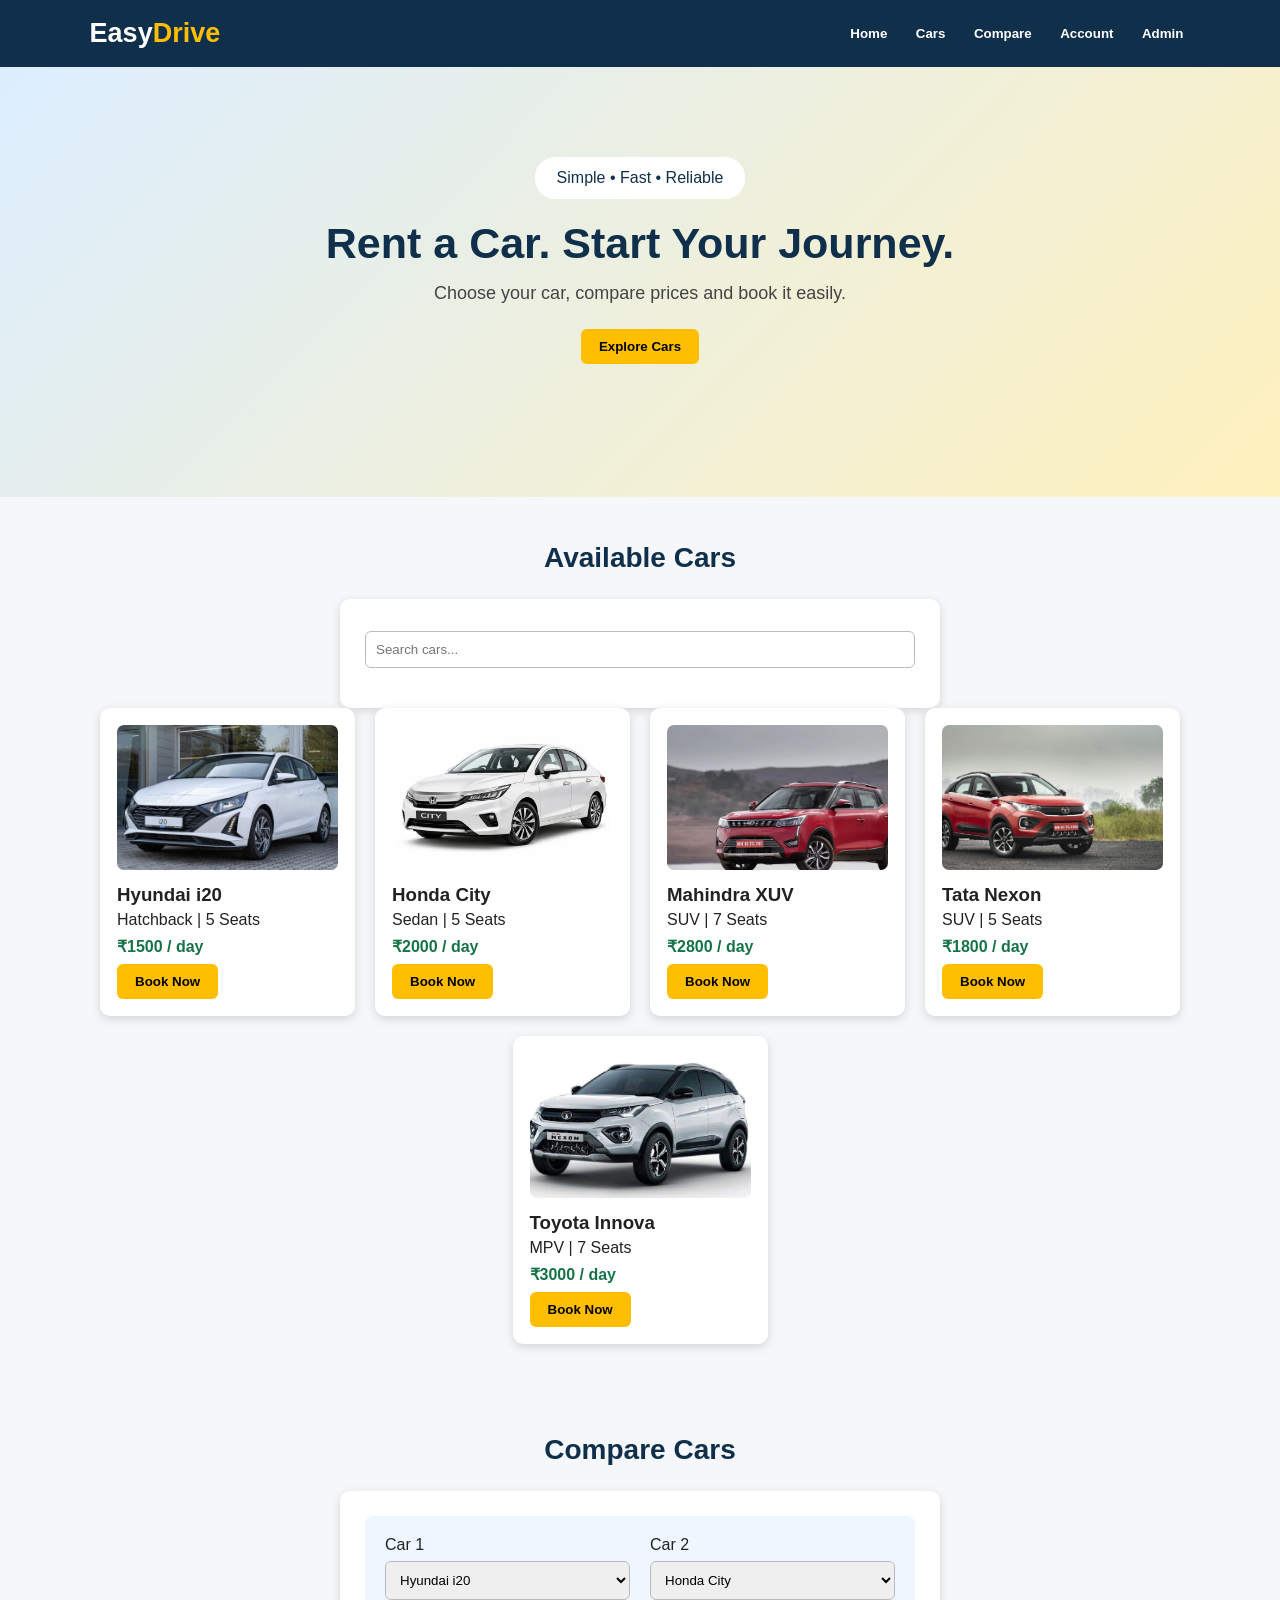
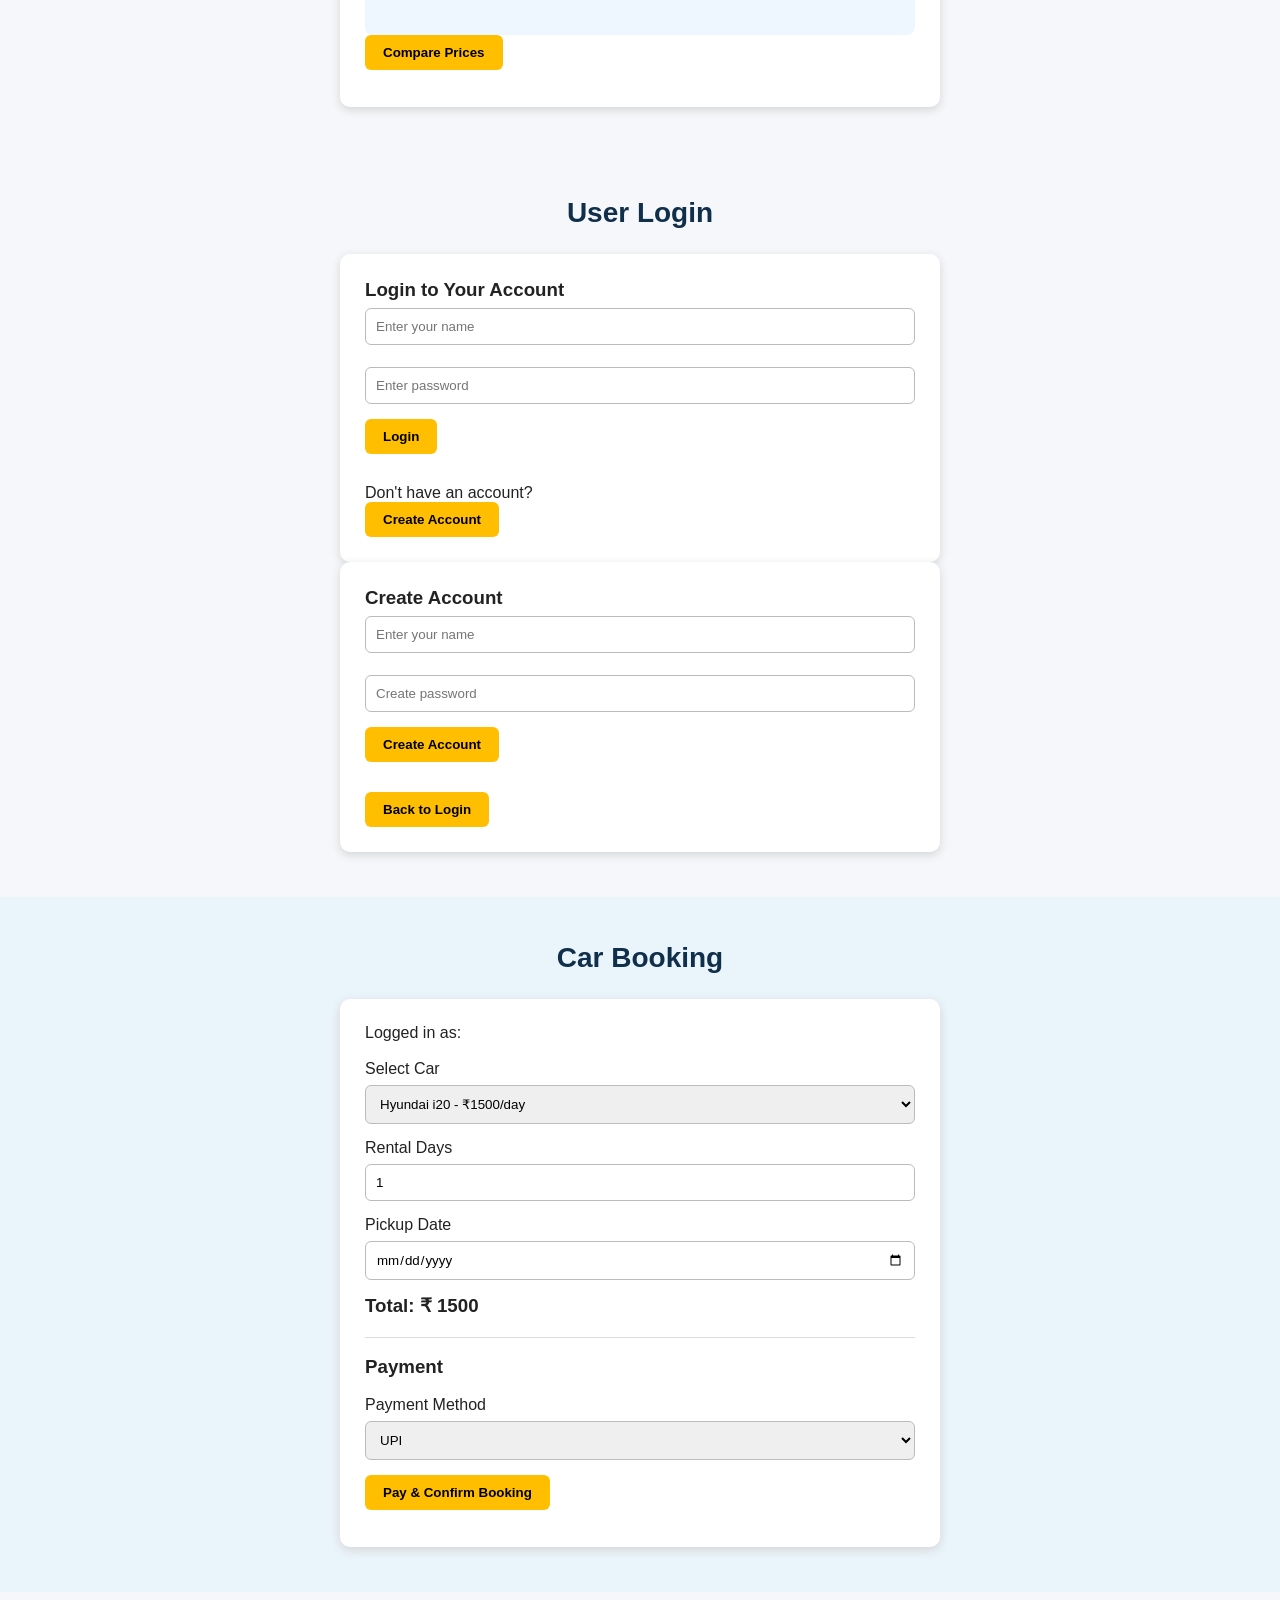
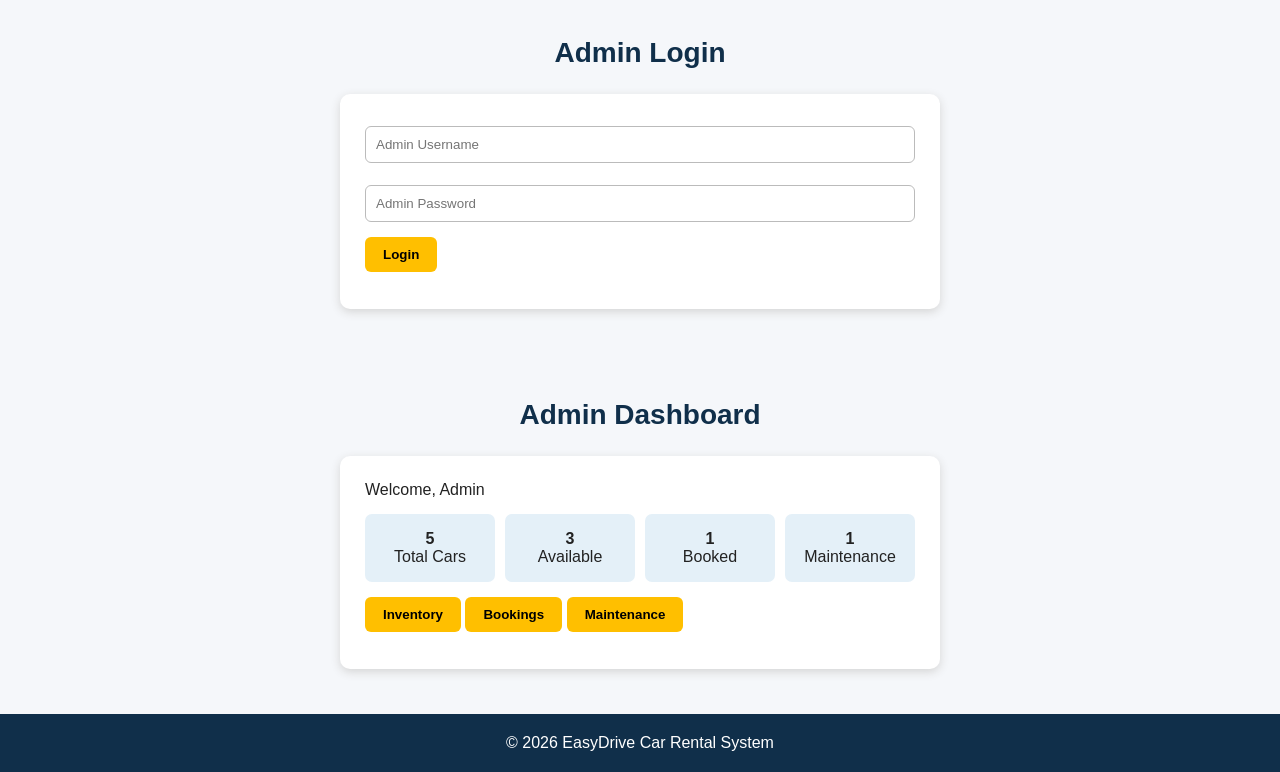
<file: index.html>
<!DOCTYPE html>
<html>

<head>

    <meta charset="UTF-8">

    <meta name="viewport"
          content="width=device-width, initial-scale=1.0">

    <title>EasyDrive Car Rental</title>

    <link rel="stylesheet" href="style.css">

</head>

<body>

    <!-- Header -->

    <header>

        <div class="logo">
            Easy<span>Drive</span>
        </div>

        <nav>

            <button onclick="show('home')">
                Home
            </button>

            <button onclick="show('cars')">
                Cars
            </button>

            <button onclick="show('compare')">
                Compare
            </button>

            <button onclick="show('account')">
                Account
            </button>

            <button onclick="show('admin')">
                Admin
            </button>

        </nav>

    </header>


    <!-- Home Section -->

    <section id="home" class="hero">

        <div class="hero-box">
            Simple • Fast • Reliable
        </div>

        <h1>
            Rent a Car. Start Your Journey.
        </h1>

        <p>
            Choose your car, compare prices
            and book it easily.
        </p>

        <button onclick="show('cars')">
            Explore Cars
        </button>

    </section>


    <!-- Cars Section -->

    <section id="cars">

        <h2 class="title">
            Available Cars
        </h2>

        <div class="box">

            <input
                id="search"
                type="text"
                placeholder="Search cars..."
                oninput="searchCars()"
            >

        </div>


        <div class="cars">


            <!-- Car 1 -->

            <div class="car">

                <img
                    src="rent1.jpg"
                    alt="Hyundai i20"
                >

                <h3>
                    Hyundai i20
                </h3>

                <p>
                    Hatchback | 5 Seats
                </p>

                <p class="price">
                    ₹1500 / day
                </p>

                <button onclick="selectCar(1500)">
                    Book Now
                </button>

            </div>


            <!-- Car 2 -->

            <div class="car">

                <img
                    src="rent2.jpg"
                    alt="Honda City"
                >

                <h3>
                    Honda City
                </h3>

                <p>
                    Sedan | 5 Seats
                </p>

                <p class="price">
                    ₹2000 / day
                </p>

                <button onclick="selectCar(2000)">
                    Book Now
                </button>

            </div>


            <!-- Car 3 -->

            <div class="car">

                <img
                    src="rent3.jpg"
                    alt="Mahindra XUV"
                >

                <h3>
                    Mahindra XUV
                </h3>

                <p>
                    SUV | 7 Seats
                </p>

                <p class="price">
                    ₹2800 / day
                </p>

                <button onclick="selectCar(2800)">
                    Book Now
                </button>

            </div>


            <!-- Car 4 -->

            <div class="car">

                <img
                    src="rent4.jpg"
                    alt="Tata Nexon"
                >

                <h3>
                    Tata Nexon
                </h3>

                <p>
                    SUV | 5 Seats
                </p>

                <p class="price">
                    ₹1800 / day
                </p>

                <button onclick="selectCar(1800)">
                    Book Now
                </button>

            </div>


            <!-- Car 5 -->

            <div class="car">

                <img
                    src="rent5.jpg"
                    alt="Toyota Innova"
                >

                <h3>
                    Toyota Innova
                </h3>

                <p>
                    MPV | 7 Seats
                </p>

                <p class="price">
                    ₹3000 / day
                </p>

                <button onclick="selectCar(3000)">
                    Book Now
                </button>

            </div>

        </div>

    </section>


    <!-- Compare Section -->

    <section id="compare">

        <h2 class="title">
            Compare Cars
        </h2>

        <div class="box">

            <div class="compare">

                <div>

                    <label>
                        Car 1
                    </label>

                    <select id="car1">

                        <option value="1500">
                            Hyundai i20
                        </option>

                        <option value="2000">
                            Honda City
                        </option>

                        <option value="2800">
                            Mahindra XUV
                        </option>

                        <option value="1800">
                            Tata Nexon
                        </option>

                        <option value="3000">
                            Toyota Innova
                        </option>

                    </select>

                </div>


                <div>

                    <label>
                        Car 2
                    </label>

                    <select id="car2">

                        <option value="2000">
                            Honda City
                        </option>

                        <option value="1500">
                            Hyundai i20
                        </option>

                        <option value="2800">
                            Mahindra XUV
                        </option>

                        <option value="1800">
                            Tata Nexon
                        </option>

                        <option value="3000">
                            Toyota Innova
                        </option>

                    </select>

                </div>

            </div>


            <button onclick="compare()">
                Compare Prices
            </button>

            <p id="compareMsg" class="msg"></p>

        </div>

    </section>


    <!-- Login Section -->

    <section id="account">

        <h2 class="title">
            User Login
        </h2>

        <div class="box" id="loginBox">

            <h3>
                Login to Your Account
            </h3>

            <input
                id="loginUser"
                type="text"
                placeholder="Enter your name"
            >

            <input
                id="loginPass"
                type="password"
                placeholder="Enter password"
            >

            <button onclick="login()">
                Login
            </button>

            <p id="userMsg" class="msg"></p>

            <br>

            <p>
                Don't have an account?
            </p>

            <button onclick="showCreate()">
                Create Account
            </button>

        </div>


        <!-- Create Account -->

        <div
            class="box"
            id="createBox"
        >

            <h3>
                Create Account
            </h3>

            <input
                id="newUser"
                type="text"
                placeholder="Enter your name"
            >

            <input
                id="newPass"
                type="password"
                placeholder="Create password"
            >

            <button onclick="createUser()">
                Create Account
            </button>

            <p id="createMsg" class="msg"></p>

            <br>

            <button onclick="showLogin()">
                Back to Login
            </button>

        </div>

    </section>


    <!-- Booking Section -->

    <section id="booking" class="booking">

        <h2 class="title">
            Car Booking
        </h2>

        <div class="box">

            <p>
                Logged in as:
                <b id="user"></b>
            </p>

            <br>


            <label>
                Select Car
            </label>

            <select
                id="carSelect"
                onchange="calculateTotal()"
            >

                <option value="1500">
                    Hyundai i20 - ₹1500/day
                </option>

                <option value="2000">
                    Honda City - ₹2000/day
                </option>

                <option value="2800">
                    Mahindra XUV - ₹2800/day
                </option>

                <option value="1800">
                    Tata Nexon - ₹1800/day
                </option>

                <option value="3000">
                    Toyota Innova - ₹3000/day
                </option>

            </select>


            <label>
                Rental Days
            </label>

            <input
                id="days"
                type="number"
                value="1"
                min="1"
                oninput="calculateTotal()"
            >


            <label>
                Pickup Date
            </label>

            <input
                id="date"
                type="date"
            >


            <h3>
                Total: ₹
                <span id="amount">
                    1500
                </span>
            </h3>


            <!-- Payment -->

            <div class="payment">

                <h3>
                    Payment
                </h3>

                <br>

                <label>
                    Payment Method
                </label>

                <select id="paymentMethod">

                    <option>
                        UPI
                    </option>

                    <option>
                        Credit / Debit Card
                    </option>

                    <option>
                        Cash on Pickup
                    </option>

                </select>

                <br>

                <button onclick="book()">
                    Pay & Confirm Booking
                </button>

                <p id="bookMsg" class="msg"></p>

            </div>

        </div>

    </section>


    <!-- Admin Login -->

    <section id="admin">

        <h2 class="title">
            Admin Login
        </h2>

        <div class="box">

            <input
                id="adminUser"
                type="text"
                placeholder="Admin Username"
            >

            <input
                id="adminPass"
                type="password"
                placeholder="Admin Password"
            >

            <button onclick="adminLogin()">
                Login
            </button>

            <p id="adminMsg" class="msg"></p>

        </div>

    </section>


    <!-- Admin Dashboard -->

    <section id="dashboard">

        <h2 class="title">
            Admin Dashboard
        </h2>

        <div class="box">

            <p>
                Welcome, Admin
            </p>


            <div class="stats">

                <div class="stat">
                    <b>5</b>
                    <br>
                    Total Cars
                </div>

                <div class="stat">
                    <b>3</b>
                    <br>
                    Available
                </div>

                <div class="stat">
                    <b>1</b>
                    <br>
                    Booked
                </div>

                <div class="stat">
                    <b>1</b>
                    <br>
                    Maintenance
                </div>

            </div>


            <button onclick="inventory()">
                Inventory
            </button>

            <button onclick="bookingInfo()">
                Bookings
            </button>

            <button onclick="maintenance()">
                Maintenance
            </button>


            <p
                id="adminResult"
                class="msg"
            ></p>

        </div>

    </section>


    <!-- Footer -->

    <footer>

        © 2026 EasyDrive Car Rental System

    </footer>


    <script src="script.js"></script>

</body>

</html>
</file>
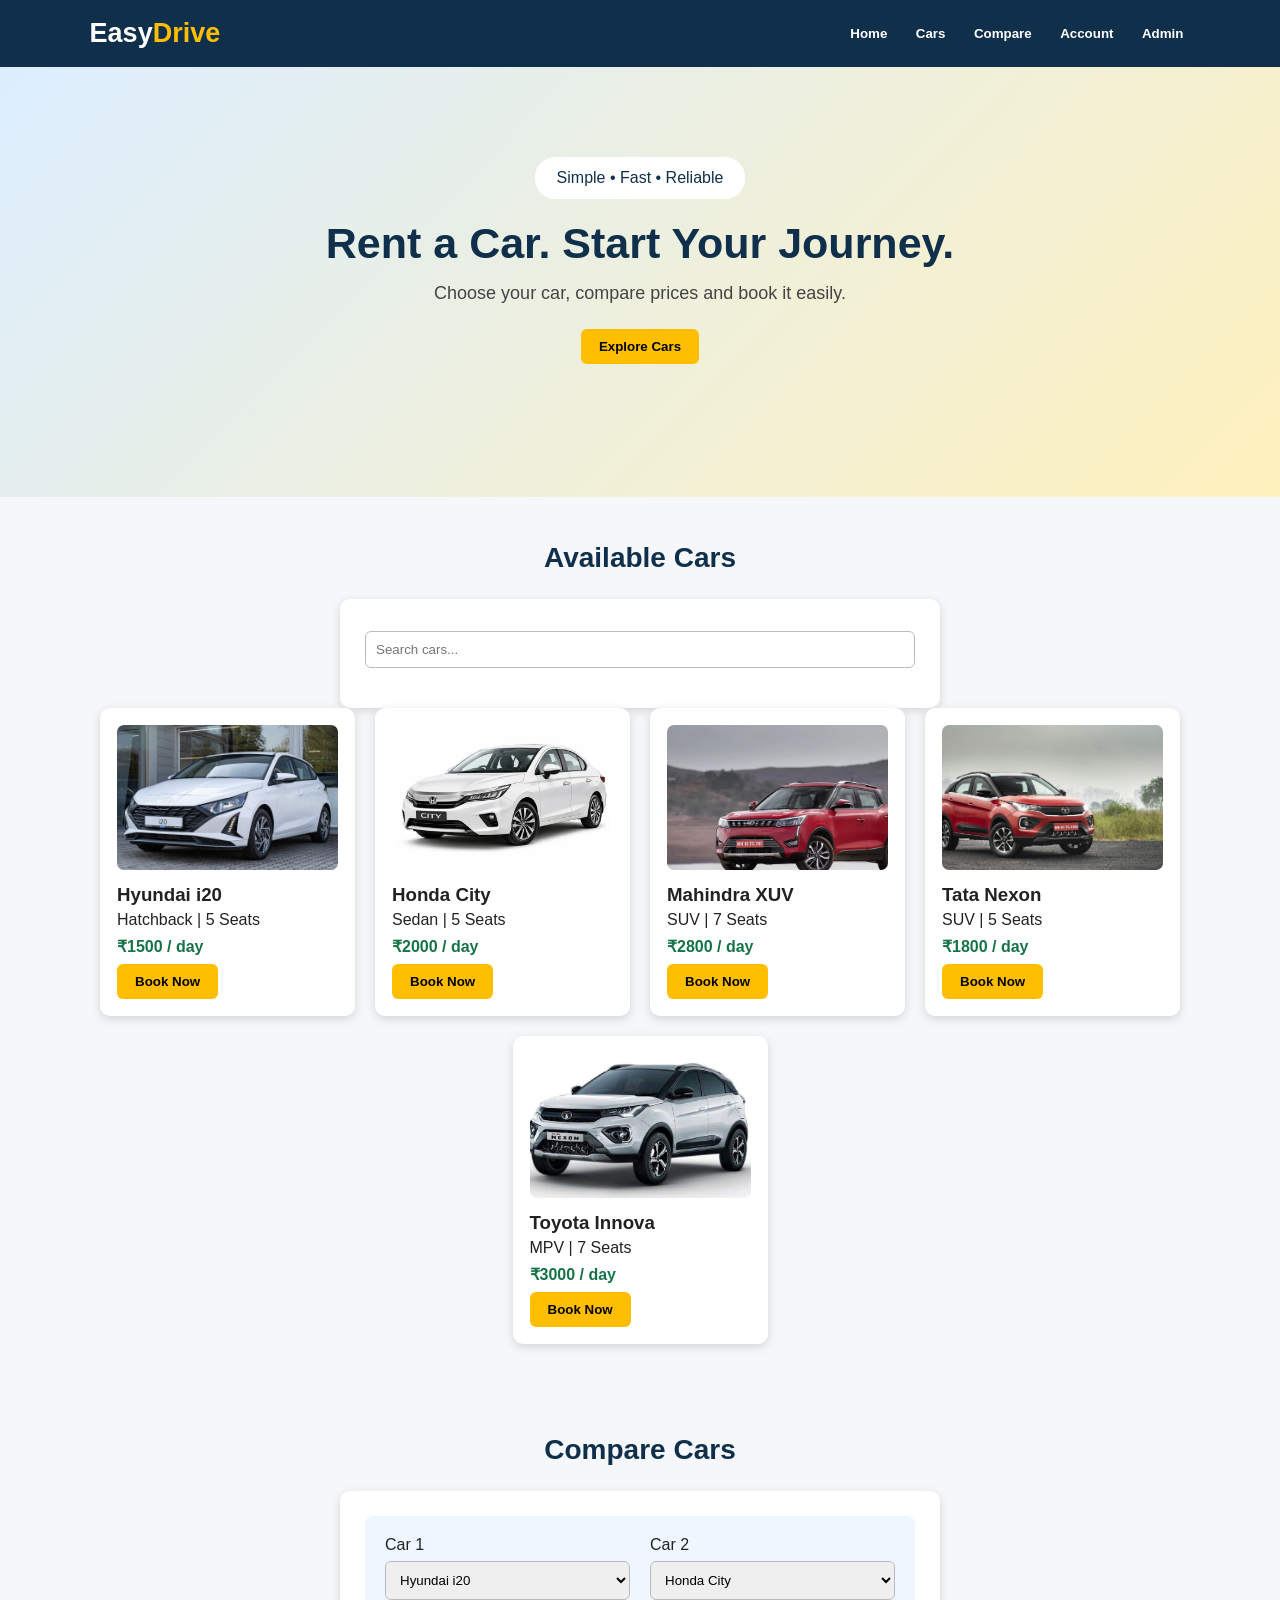
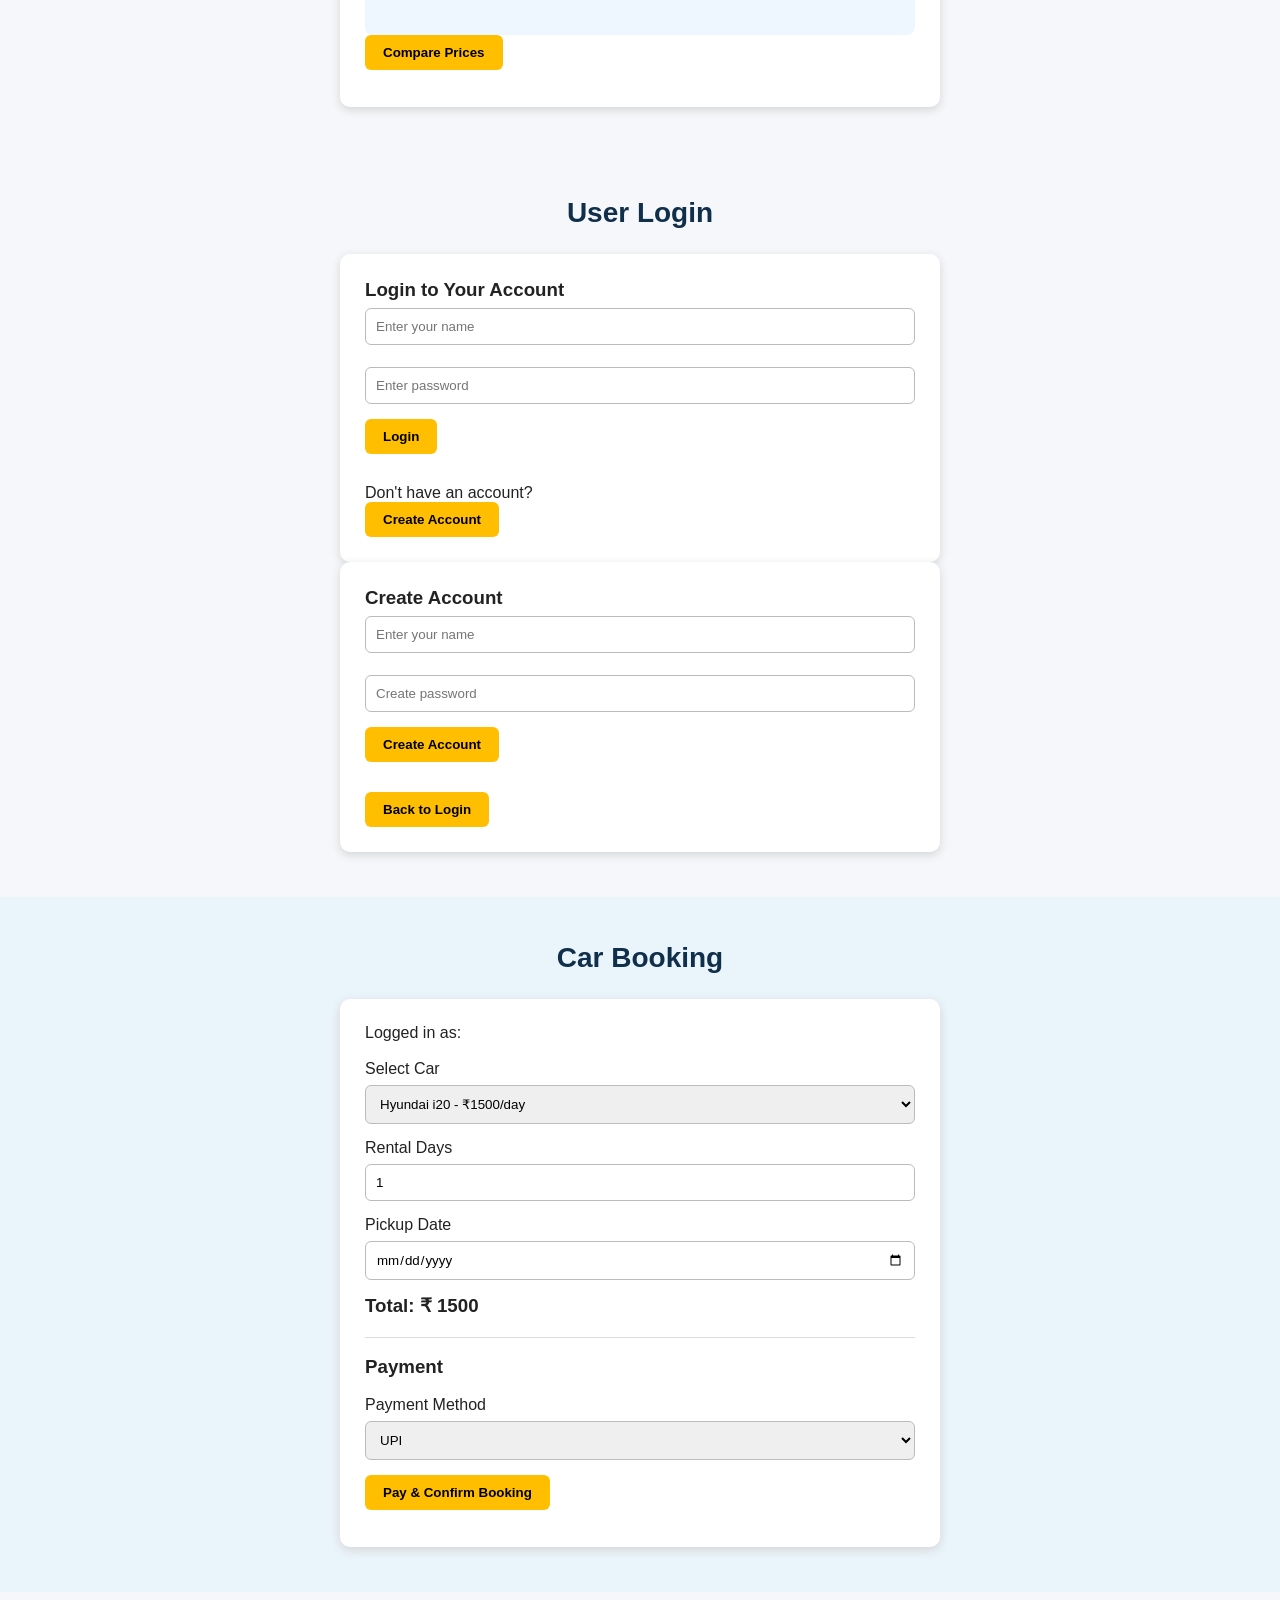
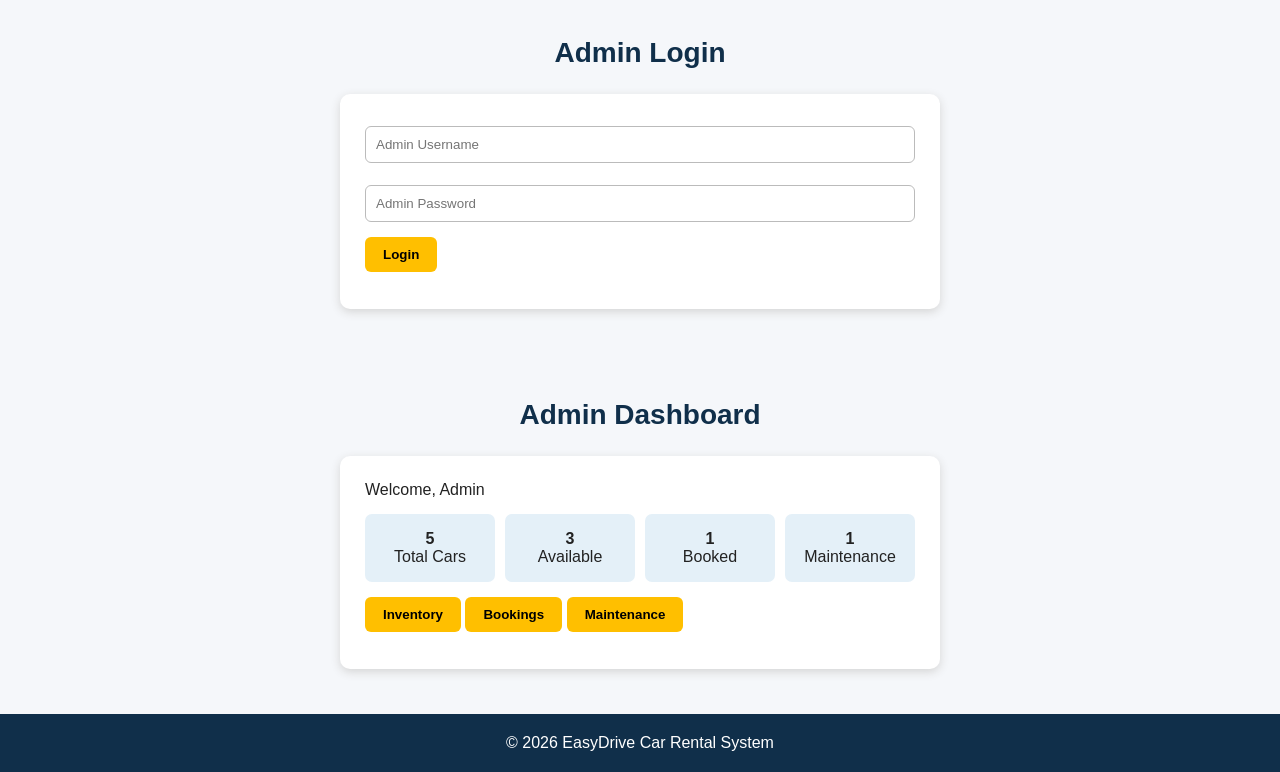
<file: carrental.html>
<!DOCTYPE html>
<html>

<head>

    <meta charset="UTF-8">

    <meta name="viewport"
          content="width=device-width, initial-scale=1.0">

    <title>EasyDrive Car Rental</title>

    <link rel="stylesheet" href="style.css">

</head>

<body>

    <!-- Header -->

    <header>

        <div class="logo">
            Easy<span>Drive</span>
        </div>

        <nav>

            <button onclick="show('home')">
                Home
            </button>

            <button onclick="show('cars')">
                Cars
            </button>

            <button onclick="show('compare')">
                Compare
            </button>

            <button onclick="show('account')">
                Account
            </button>

            <button onclick="show('admin')">
                Admin
            </button>

        </nav>

    </header>


    <!-- Home Section -->

    <section id="home" class="hero">

        <div class="hero-box">
            Simple • Fast • Reliable
        </div>

        <h1>
            Rent a Car. Start Your Journey.
        </h1>

        <p>
            Choose your car, compare prices
            and book it easily.
        </p>

        <button onclick="show('cars')">
            Explore Cars
        </button>

    </section>


    <!-- Cars Section -->

    <section id="cars">

        <h2 class="title">
            Available Cars
        </h2>

        <div class="box">

            <input
                id="search"
                type="text"
                placeholder="Search cars..."
                oninput="searchCars()"
            >

        </div>


        <div class="cars">


            <!-- Car 1 -->

            <div class="car">

                <img
                    src="rent1.jpg"
                    alt="Hyundai i20"
                >

                <h3>
                    Hyundai i20
                </h3>

                <p>
                    Hatchback | 5 Seats
                </p>

                <p class="price">
                    ₹1500 / day
                </p>

                <button onclick="selectCar(1500)">
                    Book Now
                </button>

            </div>


            <!-- Car 2 -->

            <div class="car">

                <img
                    src="rent2.jpg"
                    alt="Honda City"
                >

                <h3>
                    Honda City
                </h3>

                <p>
                    Sedan | 5 Seats
                </p>

                <p class="price">
                    ₹2000 / day
                </p>

                <button onclick="selectCar(2000)">
                    Book Now
                </button>

            </div>


            <!-- Car 3 -->

            <div class="car">

                <img
                    src="rent3.jpg"
                    alt="Mahindra XUV"
                >

                <h3>
                    Mahindra XUV
                </h3>

                <p>
                    SUV | 7 Seats
                </p>

                <p class="price">
                    ₹2800 / day
                </p>

                <button onclick="selectCar(2800)">
                    Book Now
                </button>

            </div>


            <!-- Car 4 -->

            <div class="car">

                <img
                    src="rent4.jpg"
                    alt="Tata Nexon"
                >

                <h3>
                    Tata Nexon
                </h3>

                <p>
                    SUV | 5 Seats
                </p>

                <p class="price">
                    ₹1800 / day
                </p>

                <button onclick="selectCar(1800)">
                    Book Now
                </button>

            </div>


            <!-- Car 5 -->

            <div class="car">

                <img
                    src="rent5.jpg"
                    alt="Toyota Innova"
                >

                <h3>
                    Toyota Innova
                </h3>

                <p>
                    MPV | 7 Seats
                </p>

                <p class="price">
                    ₹3000 / day
                </p>

                <button onclick="selectCar(3000)">
                    Book Now
                </button>

            </div>

        </div>

    </section>


    <!-- Compare Section -->

    <section id="compare">

        <h2 class="title">
            Compare Cars
        </h2>

        <div class="box">

            <div class="compare">

                <div>

                    <label>
                        Car 1
                    </label>

                    <select id="car1">

                        <option value="1500">
                            Hyundai i20
                        </option>

                        <option value="2000">
                            Honda City
                        </option>

                        <option value="2800">
                            Mahindra XUV
                        </option>

                        <option value="1800">
                            Tata Nexon
                        </option>

                        <option value="3000">
                            Toyota Innova
                        </option>

                    </select>

                </div>


                <div>

                    <label>
                        Car 2
                    </label>

                    <select id="car2">

                        <option value="2000">
                            Honda City
                        </option>

                        <option value="1500">
                            Hyundai i20
                        </option>

                        <option value="2800">
                            Mahindra XUV
                        </option>

                        <option value="1800">
                            Tata Nexon
                        </option>

                        <option value="3000">
                            Toyota Innova
                        </option>

                    </select>

                </div>

            </div>


            <button onclick="compare()">
                Compare Prices
            </button>

            <p id="compareMsg" class="msg"></p>

        </div>

    </section>


    <!-- Login Section -->

    <section id="account">

        <h2 class="title">
            User Login
        </h2>

        <div class="box" id="loginBox">

            <h3>
                Login to Your Account
            </h3>

            <input
                id="loginUser"
                type="text"
                placeholder="Enter your name"
            >

            <input
                id="loginPass"
                type="password"
                placeholder="Enter password"
            >

            <button onclick="login()">
                Login
            </button>

            <p id="userMsg" class="msg"></p>

            <br>

            <p>
                Don't have an account?
            </p>

            <button onclick="showCreate()">
                Create Account
            </button>

        </div>


        <!-- Create Account -->

        <div
            class="box"
            id="createBox"
        >

            <h3>
                Create Account
            </h3>

            <input
                id="newUser"
                type="text"
                placeholder="Enter your name"
            >

            <input
                id="newPass"
                type="password"
                placeholder="Create password"
            >

            <button onclick="createUser()">
                Create Account
            </button>

            <p id="createMsg" class="msg"></p>

            <br>

            <button onclick="showLogin()">
                Back to Login
            </button>

        </div>

    </section>


    <!-- Booking Section -->

    <section id="booking" class="booking">

        <h2 class="title">
            Car Booking
        </h2>

        <div class="box">

            <p>
                Logged in as:
                <b id="user"></b>
            </p>

            <br>


            <label>
                Select Car
            </label>

            <select
                id="carSelect"
                onchange="calculateTotal()"
            >

                <option value="1500">
                    Hyundai i20 - ₹1500/day
                </option>

                <option value="2000">
                    Honda City - ₹2000/day
                </option>

                <option value="2800">
                    Mahindra XUV - ₹2800/day
                </option>

                <option value="1800">
                    Tata Nexon - ₹1800/day
                </option>

                <option value="3000">
                    Toyota Innova - ₹3000/day
                </option>

            </select>


            <label>
                Rental Days
            </label>

            <input
                id="days"
                type="number"
                value="1"
                min="1"
                oninput="calculateTotal()"
            >


            <label>
                Pickup Date
            </label>

            <input
                id="date"
                type="date"
            >


            <h3>
                Total: ₹
                <span id="amount">
                    1500
                </span>
            </h3>


            <!-- Payment -->

            <div class="payment">

                <h3>
                    Payment
                </h3>

                <br>

                <label>
                    Payment Method
                </label>

                <select id="paymentMethod">

                    <option>
                        UPI
                    </option>

                    <option>
                        Credit / Debit Card
                    </option>

                    <option>
                        Cash on Pickup
                    </option>

                </select>

                <br>

                <button onclick="book()">
                    Pay & Confirm Booking
                </button>

                <p id="bookMsg" class="msg"></p>

            </div>

        </div>

    </section>


    <!-- Admin Login -->

    <section id="admin">

        <h2 class="title">
            Admin Login
        </h2>

        <div class="box">

            <input
                id="adminUser"
                type="text"
                placeholder="Admin Username"
            >

            <input
                id="adminPass"
                type="password"
                placeholder="Admin Password"
            >

            <button onclick="adminLogin()">
                Login
            </button>

            <p id="adminMsg" class="msg"></p>

        </div>

    </section>


    <!-- Admin Dashboard -->

    <section id="dashboard">

        <h2 class="title">
            Admin Dashboard
        </h2>

        <div class="box">

            <p>
                Welcome, Admin
            </p>


            <div class="stats">

                <div class="stat">
                    <b>5</b>
                    <br>
                    Total Cars
                </div>

                <div class="stat">
                    <b>3</b>
                    <br>
                    Available
                </div>

                <div class="stat">
                    <b>1</b>
                    <br>
                    Booked
                </div>

                <div class="stat">
                    <b>1</b>
                    <br>
                    Maintenance
                </div>

            </div>


            <button onclick="inventory()">
                Inventory
            </button>

            <button onclick="bookingInfo()">
                Bookings
            </button>

            <button onclick="maintenance()">
                Maintenance
            </button>


            <p
                id="adminResult"
                class="msg"
            ></p>

        </div>

    </section>


    <!-- Footer -->

    <footer>

        © 2026 EasyDrive Car Rental System

    </footer>


    <script src="script.js"></script>

</body>

</html>
</file>
<file: style.css>
* {
    box-sizing: border-box;
    margin: 0;
    padding: 0;
    font-family: Arial, sans-serif;
}


body {
    background: #f5f7fa;
    color: #222;
}


/* Header */

header {
    background: #102f4a;
    color: white;
    padding: 18px 7%;

    display: flex;
    justify-content: space-between;
    align-items: center;
}


.logo {
    font-size: 27px;
    font-weight: bold;
}


.logo span {
    color: #ffbf00;
}


nav button {
    background: none;
    color: white;
    margin-left: 10px;
    padding: 7px;
}


nav button:hover {
    color: #ffbf00;
}


/* Common Section */

section {
    padding: 45px 7%;
}


.title {
    text-align: center;
    color: #102f4a;
    margin-bottom: 25px;
    font-size: 28px;
}


/* Home */

.hero {
    background: linear-gradient(
        135deg,
        #dceeff,
        #fff1bd
    );

    text-align: center;
    padding: 90px 20px;
    min-height: 430px;
}


.hero h1 {
    font-size: 43px;
    color: #102f4a;
    margin-bottom: 15px;
}


.hero p {
    font-size: 18px;
    color: #444;
    margin-bottom: 25px;
}


.hero-box {
    display: inline-block;
    background: white;
    padding: 12px 22px;
    border-radius: 20px;
    margin-bottom: 20px;
    color: #102f4a;
}


/* Buttons */

button {
    background: #ffbf00;
    border: 0;
    padding: 10px 18px;
    border-radius: 6px;
    cursor: pointer;
    font-weight: bold;
}


button:hover {
    background: #eaaa00;
}


/* Box */

.box {
    background: white;
    max-width: 600px;
    margin: auto;
    padding: 25px;
    border-radius: 10px;

    box-shadow: 0 3px 10px #d5d5d5;
}


/* Cars */

.cars {
    display: flex;
    gap: 20px;
    justify-content: center;
    flex-wrap: wrap;
}


.car {
    background: white;
    width: 255px;
    padding: 17px;
    border-radius: 10px;

    box-shadow: 0 3px 10px #d5d5d5;
}


.car:hover {
    transform: translateY(-3px);
}


.car img {
    width: 100%;
    height: 145px;
    object-fit: cover;
    border-radius: 7px;
}


.car h3 {
    margin: 10px 0 5px;
}


.price {
    color: #157347;
    font-weight: bold;
    margin: 8px 0;
}


/* Forms */

input,
select {
    width: 100%;
    padding: 10px;
    margin: 7px 0 15px;

    border: 1px solid #bbb;
    border-radius: 6px;
}


/* Messages */

.msg {
    color: #157347;
    font-weight: bold;
    margin-top: 12px;
    line-height: 1.7;
}


/* Compare */

.compare {
    display: flex;
    gap: 20px;
    background: #eef7ff;
    padding: 20px;
    border-radius: 8px;
}


.compare div {
    flex: 1;
}


/* Booking */

.booking {
    background: #eaf4fb;
}


.payment {
    margin-top: 20px;
    padding-top: 18px;
    border-top: 1px solid #ddd;
}


/* Dashboard */

.stats {
    display: flex;
    gap: 10px;
    flex-wrap: wrap;
    margin: 15px 0;
}


.stat {
    background: #e4f0f8;
    padding: 16px;
    flex: 1;
    min-width: 110px;
    text-align: center;
    border-radius: 7px;
}


/* Footer */

footer {
    background: #102f4a;
    color: white;
    text-align: center;
    padding: 20px;
}


/* Mobile */

@media (max-width: 700px) {

    header {
        display: block;
        text-align: center;
    }

    nav {
        margin-top: 15px;
    }

    nav button {
        margin: 5px;
    }

    .compare {
        display: block;
    }

    .hero h1 {
        font-size: 32px;
    }

}
</file>
